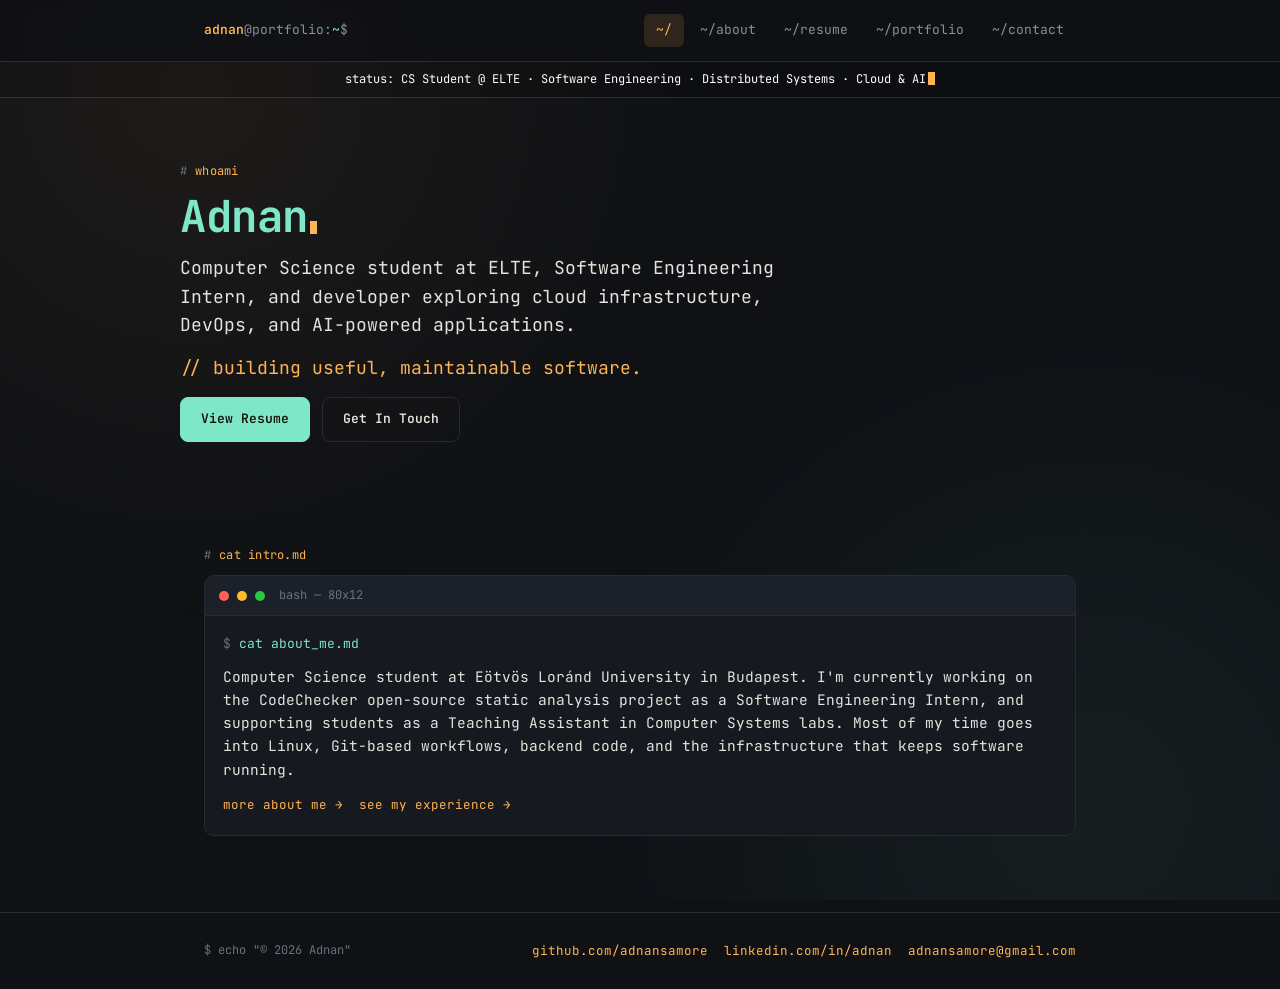
<file: index.html>
<!DOCTYPE html>
<html lang="en">
<head>
<meta charset="UTF-8">
<meta name="viewport" content="width=device-width, initial-scale=1.0">
<title>Adnan | Portfolio</title>
<meta name="description" content="Adnan, Computer Science student at ELTE in Budapest and software developer interested in software engineering, DevOps, cloud infrastructure and AI engineering.">
<meta name="author" content="Adnan">
<meta name="theme-color" content="#0f1115">
<meta property="og:type" content="website">
<meta property="og:title" content="Adnan | Portfolio">
<meta property="og:description" content="Adnan, Computer Science student at ELTE in Budapest and software developer interested in software engineering, DevOps, cloud infrastructure and AI engineering.">
<meta name="twitter:card" content="summary">
<meta name="twitter:title" content="Adnan | Portfolio">
<meta name="twitter:description" content="Adnan, Computer Science student at ELTE in Budapest and software developer interested in software engineering, DevOps, cloud infrastructure and AI engineering.">
<link rel="icon" type="image/svg+xml" href="data:image/svg+xml,%3Csvg xmlns='http://www.w3.org/2000/svg' viewBox='0 0 32 32'%3E%3Crect width='32' height='32' rx='6' fill='%230f1115'/%3E%3Cpath d='M8 10l6 6-6 6' fill='none' stroke='%237ee7c7' stroke-width='2.6' stroke-linecap='round' stroke-linejoin='round'/%3E%3Crect x='16' y='20' width='9' height='2.6' rx='1' fill='%23ffb454'/%3E%3C/svg%3E">
<link rel="preconnect" href="https://fonts.googleapis.com">
<link rel="preconnect" href="https://fonts.gstatic.com" crossorigin>
<link href="https://fonts.googleapis.com/css2?family=JetBrains+Mono:wght@400;500;600;700&display=swap" rel="stylesheet">
<link rel="stylesheet" href="assets/css/styles.css">
</head>
<body>

<a class="skip-link" href="#main">skip to content</a>

<header class="shellbar">
  <div class="shellbar-inner">
    <a class="prompt" href="index.html" aria-label="Adnan, home"><b>adnan</b>@portfolio:<span style="color:var(--accent-2)">~</span>$</a>
    <button class="navtoggle" type="button" aria-label="Toggle navigation" aria-expanded="false" aria-controls="site-nav">menu</button>
    <nav class="navlinks" id="site-nav" aria-label="Main"><a href="index.html" class="active" aria-current="page">~/</a><a href="about.html">~/about</a><a href="resume.html">~/resume</a><a href="portfolio.html">~/portfolio</a><a href="contact.html">~/contact</a></nav>
  </div>
</header>

<div class="ribbon">status: CS Student @ ELTE · Software Engineering · Distributed Systems · Cloud & AI<span class="cursor" aria-hidden="true"></span></div>

<main id="main">
<div class="wrap hero">
  <div class="hero-solo">
    <div class="eyebrow">whoami</div>
    <h1 id="typed-name"><span style="color: var(--accent-2);" data-type>Adnan</span></h1>
    <p class="lede">Computer Science student at ELTE, Software Engineering Intern, and developer exploring cloud infrastructure, DevOps, and AI-powered applications.</p>
    <p class="lede"><span style="color: var(--accent);">// building useful, maintainable software.</span></p>
    <div class="cta-row">
      <a href="resume.html" class="btn primary green">View Resume</a>
      <a href="contact.html" class="btn">Get In Touch</a>
    </div>
  </div>
</div>

<section>
  <div class="wrap">
    <div class="eyebrow">cat intro.md</div>
    <div class="term">
      <div class="term-bar" aria-hidden="true">
        <span class="term-dot r"></span><span class="term-dot y"></span><span class="term-dot g"></span>
        <span class="term-title">bash — 80x12</span>
      </div>
      <div class="term-body">
        <div class="term-cmd">cat about_me.md</div>
        <p style="color:var(--text)">Computer Science student at Eötvös Loránd University in Budapest. I'm currently working on the CodeChecker open-source static analysis project as a Software Engineering Intern, and supporting students as a Teaching Assistant in Computer Systems labs. Most of my time goes into Linux, Git-based workflows, backend code, and the infrastructure that keeps software running.</p>
        <div class="term-links">
          <a href="about.html">more about me →</a>
          <a href="resume.html">see my experience →</a>
        </div>
      </div>
    </div>
  </div>
</section>
</main>

<footer>
  <div class="wrap footer-inner">
    <div class="footer-prompt">$ echo "© 2026 Adnan"</div>
    <div class="footer-links">
      <a href="https://github.com/adnansamore" target="_blank" rel="noopener noreferrer">github.com/adnansamore</a>
      <a href="https://www.linkedin.com/in/adnan-6b332b247" target="_blank" rel="noopener noreferrer">linkedin.com/in/adnan</a>
      <a href="mailto:adnansamore@gmail.com">adnansamore@gmail.com</a>
    </div>
  </div>
</footer>

<script src="assets/js/site.js"></script>
</body>
</html>
</file>
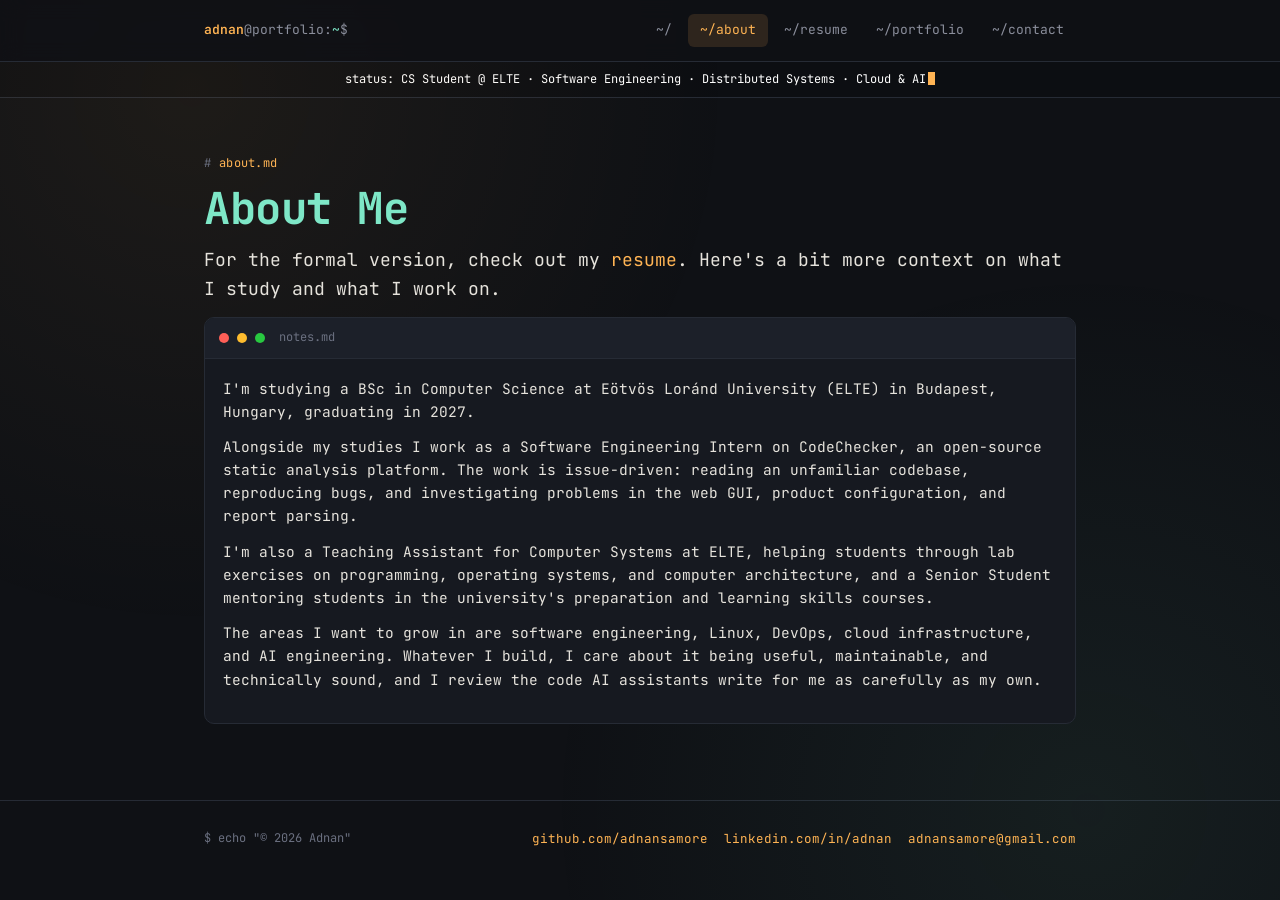
<file: about.html>
<!DOCTYPE html>
<html lang="en">
<head>
<meta charset="UTF-8">
<meta name="viewport" content="width=device-width, initial-scale=1.0">
<title>About | Adnan</title>
<meta name="description" content="Adnan, Computer Science student at ELTE in Budapest and software developer interested in software engineering, DevOps, cloud infrastructure and AI engineering.">
<meta name="author" content="Adnan">
<meta name="theme-color" content="#0f1115">
<meta property="og:type" content="website">
<meta property="og:title" content="About | Adnan">
<meta property="og:description" content="Adnan, Computer Science student at ELTE in Budapest and software developer interested in software engineering, DevOps, cloud infrastructure and AI engineering.">
<meta name="twitter:card" content="summary">
<meta name="twitter:title" content="About | Adnan">
<meta name="twitter:description" content="Adnan, Computer Science student at ELTE in Budapest and software developer interested in software engineering, DevOps, cloud infrastructure and AI engineering.">
<link rel="icon" type="image/svg+xml" href="data:image/svg+xml,%3Csvg xmlns='http://www.w3.org/2000/svg' viewBox='0 0 32 32'%3E%3Crect width='32' height='32' rx='6' fill='%230f1115'/%3E%3Cpath d='M8 10l6 6-6 6' fill='none' stroke='%237ee7c7' stroke-width='2.6' stroke-linecap='round' stroke-linejoin='round'/%3E%3Crect x='16' y='20' width='9' height='2.6' rx='1' fill='%23ffb454'/%3E%3C/svg%3E">
<link rel="preconnect" href="https://fonts.googleapis.com">
<link rel="preconnect" href="https://fonts.gstatic.com" crossorigin>
<link href="https://fonts.googleapis.com/css2?family=JetBrains+Mono:wght@400;500;600;700&display=swap" rel="stylesheet">
<link rel="stylesheet" href="assets/css/styles.css">
</head>
<body>

<a class="skip-link" href="#main">skip to content</a>

<header class="shellbar">
  <div class="shellbar-inner">
    <a class="prompt" href="index.html" aria-label="Adnan, home"><b>adnan</b>@portfolio:<span style="color:var(--accent-2)">~</span>$</a>
    <button class="navtoggle" type="button" aria-label="Toggle navigation" aria-expanded="false" aria-controls="site-nav">menu</button>
    <nav class="navlinks" id="site-nav" aria-label="Main"><a href="index.html">~/</a><a href="about.html" class="active" aria-current="page">~/about</a><a href="resume.html">~/resume</a><a href="portfolio.html">~/portfolio</a><a href="contact.html">~/contact</a></nav>
  </div>
</header>

<div class="ribbon">status: CS Student @ ELTE · Software Engineering · Distributed Systems · Cloud & AI<span class="cursor" aria-hidden="true"></span></div>

<main id="main">
<section style="padding-top:56px;">
  <div class="wrap">
    <div class="eyebrow">about.md</div>
    <h1 style="color:var(--accent-2);">About Me</h1>
    <p class="lede">For the formal version, check out my <a href="resume.html">resume</a>. Here's a bit more context on what I study and what I work on.</p>

    <div class="term">
      <div class="term-bar" aria-hidden="true">
        <span class="term-dot r"></span><span class="term-dot y"></span><span class="term-dot g"></span>
        <span class="term-title">notes.md</span>
      </div>
      <div class="term-body">
        <p style="color:var(--text)">I'm studying a BSc in Computer Science at Eötvös Loránd University (ELTE) in Budapest, Hungary, graduating in 2027.</p>
        <p style="color:var(--text)">Alongside my studies I work as a Software Engineering Intern on CodeChecker, an open-source static analysis platform. The work is issue-driven: reading an unfamiliar codebase, reproducing bugs, and investigating problems in the web GUI, product configuration, and report parsing.</p>
        <p style="color:var(--text)">I'm also a Teaching Assistant for Computer Systems at ELTE, helping students through lab exercises on programming, operating systems, and computer architecture, and a Senior Student mentoring students in the university's preparation and learning skills courses.</p>
        <p style="color:var(--text)">The areas I want to grow in are software engineering, Linux, DevOps, cloud infrastructure, and AI engineering. Whatever I build, I care about it being useful, maintainable, and technically sound, and I review the code AI assistants write for me as carefully as my own.</p>
      </div>
    </div>
  </div>
</section>
</main>

<footer>
  <div class="wrap footer-inner">
    <div class="footer-prompt">$ echo "© 2026 Adnan"</div>
    <div class="footer-links">
      <a href="https://github.com/adnansamore" target="_blank" rel="noopener noreferrer">github.com/adnansamore</a>
      <a href="https://www.linkedin.com/in/adnan-6b332b247/" target="_blank" rel="noopener noreferrer">linkedin.com/in/adnan</a>
      <a href="mailto:adnansamore@gmail.com">adnansamore@gmail.com</a>
    </div>
  </div>
</footer>

<script src="assets/js/site.js"></script>
</body>
</html>
</file>
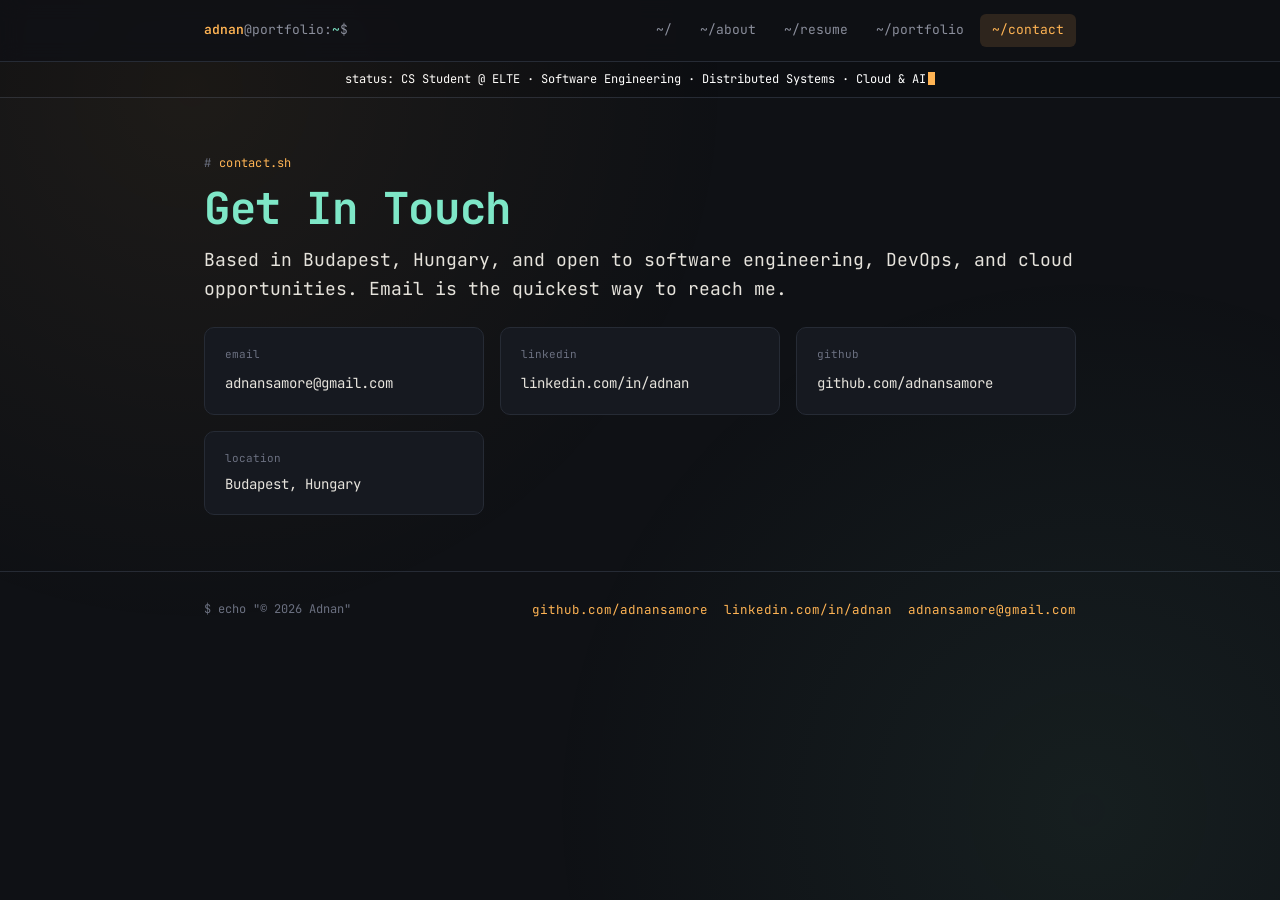
<file: contact.html>
<!DOCTYPE html>
<html lang="en">
<head>
<meta charset="UTF-8">
<meta name="viewport" content="width=device-width, initial-scale=1.0">
<title>Contact | Adnan</title>
<meta name="description" content="Adnan, Computer Science student at ELTE in Budapest and software developer interested in software engineering, DevOps, cloud infrastructure and AI engineering.">
<meta name="author" content="Adnan">
<meta name="theme-color" content="#0f1115">
<meta property="og:type" content="website">
<meta property="og:title" content="Contact | Adnan">
<meta property="og:description" content="Adnan, Computer Science student at ELTE in Budapest and software developer interested in software engineering, DevOps, cloud infrastructure and AI engineering.">
<meta name="twitter:card" content="summary">
<meta name="twitter:title" content="Contact | Adnan">
<meta name="twitter:description" content="Adnan, Computer Science student at ELTE in Budapest and software developer interested in software engineering, DevOps, cloud infrastructure and AI engineering.">
<link rel="icon" type="image/svg+xml" href="data:image/svg+xml,%3Csvg xmlns='http://www.w3.org/2000/svg' viewBox='0 0 32 32'%3E%3Crect width='32' height='32' rx='6' fill='%230f1115'/%3E%3Cpath d='M8 10l6 6-6 6' fill='none' stroke='%237ee7c7' stroke-width='2.6' stroke-linecap='round' stroke-linejoin='round'/%3E%3Crect x='16' y='20' width='9' height='2.6' rx='1' fill='%23ffb454'/%3E%3C/svg%3E">
<link rel="preconnect" href="https://fonts.googleapis.com">
<link rel="preconnect" href="https://fonts.gstatic.com" crossorigin>
<link href="https://fonts.googleapis.com/css2?family=JetBrains+Mono:wght@400;500;600;700&display=swap" rel="stylesheet">
<link rel="stylesheet" href="assets/css/styles.css">
</head>
<body>

<a class="skip-link" href="#main">skip to content</a>

<header class="shellbar">
  <div class="shellbar-inner">
    <a class="prompt" href="index.html" aria-label="Adnan, home"><b>adnan</b>@portfolio:<span style="color:var(--accent-2)">~</span>$</a>
    <button class="navtoggle" type="button" aria-label="Toggle navigation" aria-expanded="false" aria-controls="site-nav">menu</button>
    <nav class="navlinks" id="site-nav" aria-label="Main"><a href="index.html">~/</a><a href="about.html">~/about</a><a href="resume.html">~/resume</a><a href="portfolio.html">~/portfolio</a><a href="contact.html" class="active" aria-current="page">~/contact</a></nav>
  </div>
</header>

<div class="ribbon">status: CS Student @ ELTE · Software Engineering · Distributed Systems · Cloud & AI<span class="cursor" aria-hidden="true"></span></div>

<main id="main">
<section style="padding-top:56px;">
  <div class="wrap">
    <div class="eyebrow">contact.sh</div>
    <h1 style="color:var(--accent-2);">Get In Touch</h1>
    <p class="lede">Based in Budapest, Hungary, and open to software engineering, DevOps, and cloud opportunities. Email is the quickest way to reach me.</p>

    <div class="contact-grid">
      <div class="contact-card">
        <div class="k">email</div>
        <a class="v" href="mailto:adnansamore@gmail.com" aria-label="Email Adnan at adnansamore@gmail.com">adnansamore@gmail.com</a>
      </div>
      <div class="contact-card">
        <div class="k">linkedin</div>
        <a class="v" href="https://www.linkedin.com/in/adnan-6b332b247/" target="_blank" rel="noopener noreferrer" aria-label="Adnan on LinkedIn (opens in a new tab)">linkedin.com/in/adnan</a>
      </div>
      <div class="contact-card">
        <div class="k">github</div>
        <a class="v" href="https://github.com/adnansamore" target="_blank" rel="noopener noreferrer" aria-label="Adnan on GitHub (opens in a new tab)">github.com/adnansamore</a>
      </div>
      <div class="contact-card">
        <div class="k">location</div>
        <div class="v">Budapest, Hungary</div>
      </div>
    </div>
  </div>
</section>
</main>

<footer>
  <div class="wrap footer-inner">
    <div class="footer-prompt">$ echo "© 2026 Adnan"</div>
    <div class="footer-links">
      <a href="https://github.com/adnansamore" target="_blank" rel="noopener noreferrer">github.com/adnansamore</a>
      <a href="https://www.linkedin.com/in/adnan-6b332b247/" target="_blank" rel="noopener noreferrer">linkedin.com/in/adnan</a>
      <a href="mailto:adnansamore@gmail.com">adnansamore@gmail.com</a>
    </div>
  </div>
</footer>

<script src="assets/js/site.js"></script>
</body>
</html>
</file>
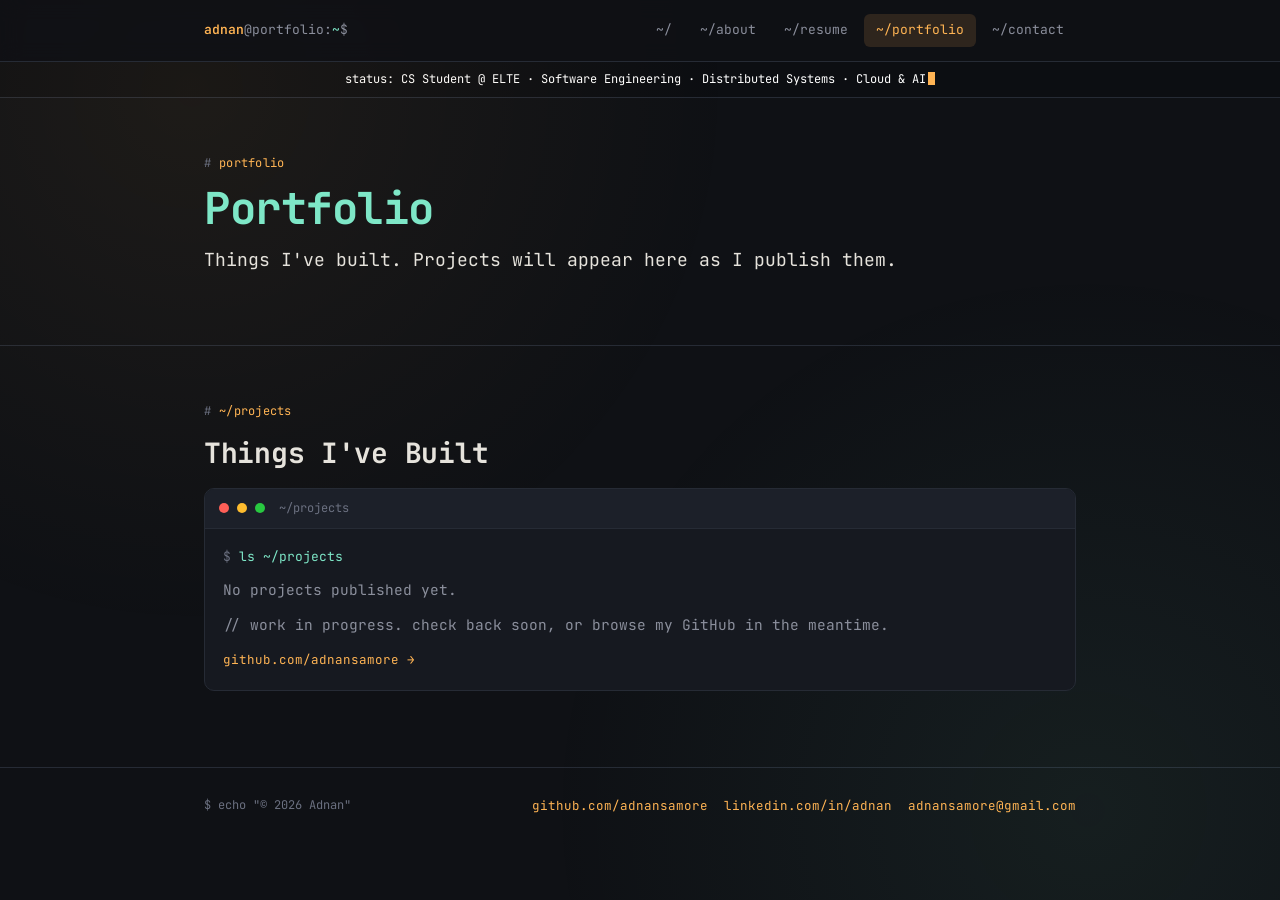
<file: portfolio.html>
<!DOCTYPE html>
<html lang="en">
<head>
<meta charset="UTF-8">
<meta name="viewport" content="width=device-width, initial-scale=1.0">
<title>Portfolio | Adnan</title>
<meta name="description" content="Adnan, Computer Science student at ELTE in Budapest and software developer interested in software engineering, DevOps, cloud infrastructure and AI engineering.">
<meta name="author" content="Adnan">
<meta name="theme-color" content="#0f1115">
<meta property="og:type" content="website">
<meta property="og:title" content="Portfolio | Adnan">
<meta property="og:description" content="Adnan, Computer Science student at ELTE in Budapest and software developer interested in software engineering, DevOps, cloud infrastructure and AI engineering.">
<meta name="twitter:card" content="summary">
<meta name="twitter:title" content="Portfolio | Adnan">
<meta name="twitter:description" content="Adnan, Computer Science student at ELTE in Budapest and software developer interested in software engineering, DevOps, cloud infrastructure and AI engineering.">
<link rel="icon" type="image/svg+xml" href="data:image/svg+xml,%3Csvg xmlns='http://www.w3.org/2000/svg' viewBox='0 0 32 32'%3E%3Crect width='32' height='32' rx='6' fill='%230f1115'/%3E%3Cpath d='M8 10l6 6-6 6' fill='none' stroke='%237ee7c7' stroke-width='2.6' stroke-linecap='round' stroke-linejoin='round'/%3E%3Crect x='16' y='20' width='9' height='2.6' rx='1' fill='%23ffb454'/%3E%3C/svg%3E">
<link rel="preconnect" href="https://fonts.googleapis.com">
<link rel="preconnect" href="https://fonts.gstatic.com" crossorigin>
<link href="https://fonts.googleapis.com/css2?family=JetBrains+Mono:wght@400;500;600;700&display=swap" rel="stylesheet">
<link rel="stylesheet" href="assets/css/styles.css">
</head>
<body>

<a class="skip-link" href="#main">skip to content</a>

<header class="shellbar">
  <div class="shellbar-inner">
    <a class="prompt" href="index.html" aria-label="Adnan, home"><b>adnan</b>@portfolio:<span style="color:var(--accent-2)">~</span>$</a>
    <button class="navtoggle" type="button" aria-label="Toggle navigation" aria-expanded="false" aria-controls="site-nav">menu</button>
    <nav class="navlinks" id="site-nav" aria-label="Main"><a href="index.html">~/</a><a href="about.html">~/about</a><a href="resume.html">~/resume</a><a href="portfolio.html" class="active" aria-current="page">~/portfolio</a><a href="contact.html">~/contact</a></nav>
  </div>
</header>

<div class="ribbon">status: CS Student @ ELTE · Software Engineering · Distributed Systems · Cloud & AI<span class="cursor" aria-hidden="true"></span></div>

<main id="main">
<section style="padding-top:56px;">
  <div class="wrap">
    <div class="eyebrow">portfolio</div>
    <h1 style="color:var(--accent-2);">Portfolio</h1>
    <p class="lede">Things I've built. Projects will appear here as I publish them.</p>
  </div>
</section>

<section id="projects">
  <div class="wrap">
    <div class="eyebrow">~/projects</div>
    <h2>Things I've Built</h2>
    <div id="project-list">
      <noscript><p class="term-empty">No projects published yet.</p></noscript>
    </div>
  </div>
</section>
</main>

<footer>
  <div class="wrap footer-inner">
    <div class="footer-prompt">$ echo "© 2026 Adnan"</div>
    <div class="footer-links">
      <a href="https://github.com/adnansamore" target="_blank" rel="noopener noreferrer">github.com/adnansamore</a>
      <a href="https://www.linkedin.com/in/adnan-6b332b247/" target="_blank" rel="noopener noreferrer">linkedin.com/in/adnan</a>
      <a href="mailto:adnansamore@gmail.com">adnansamore@gmail.com</a>
    </div>
  </div>
</footer>

<script src="assets/js/site.js"></script>
<script src="assets/js/projects.js"></script>
</body>
</html>
</file>
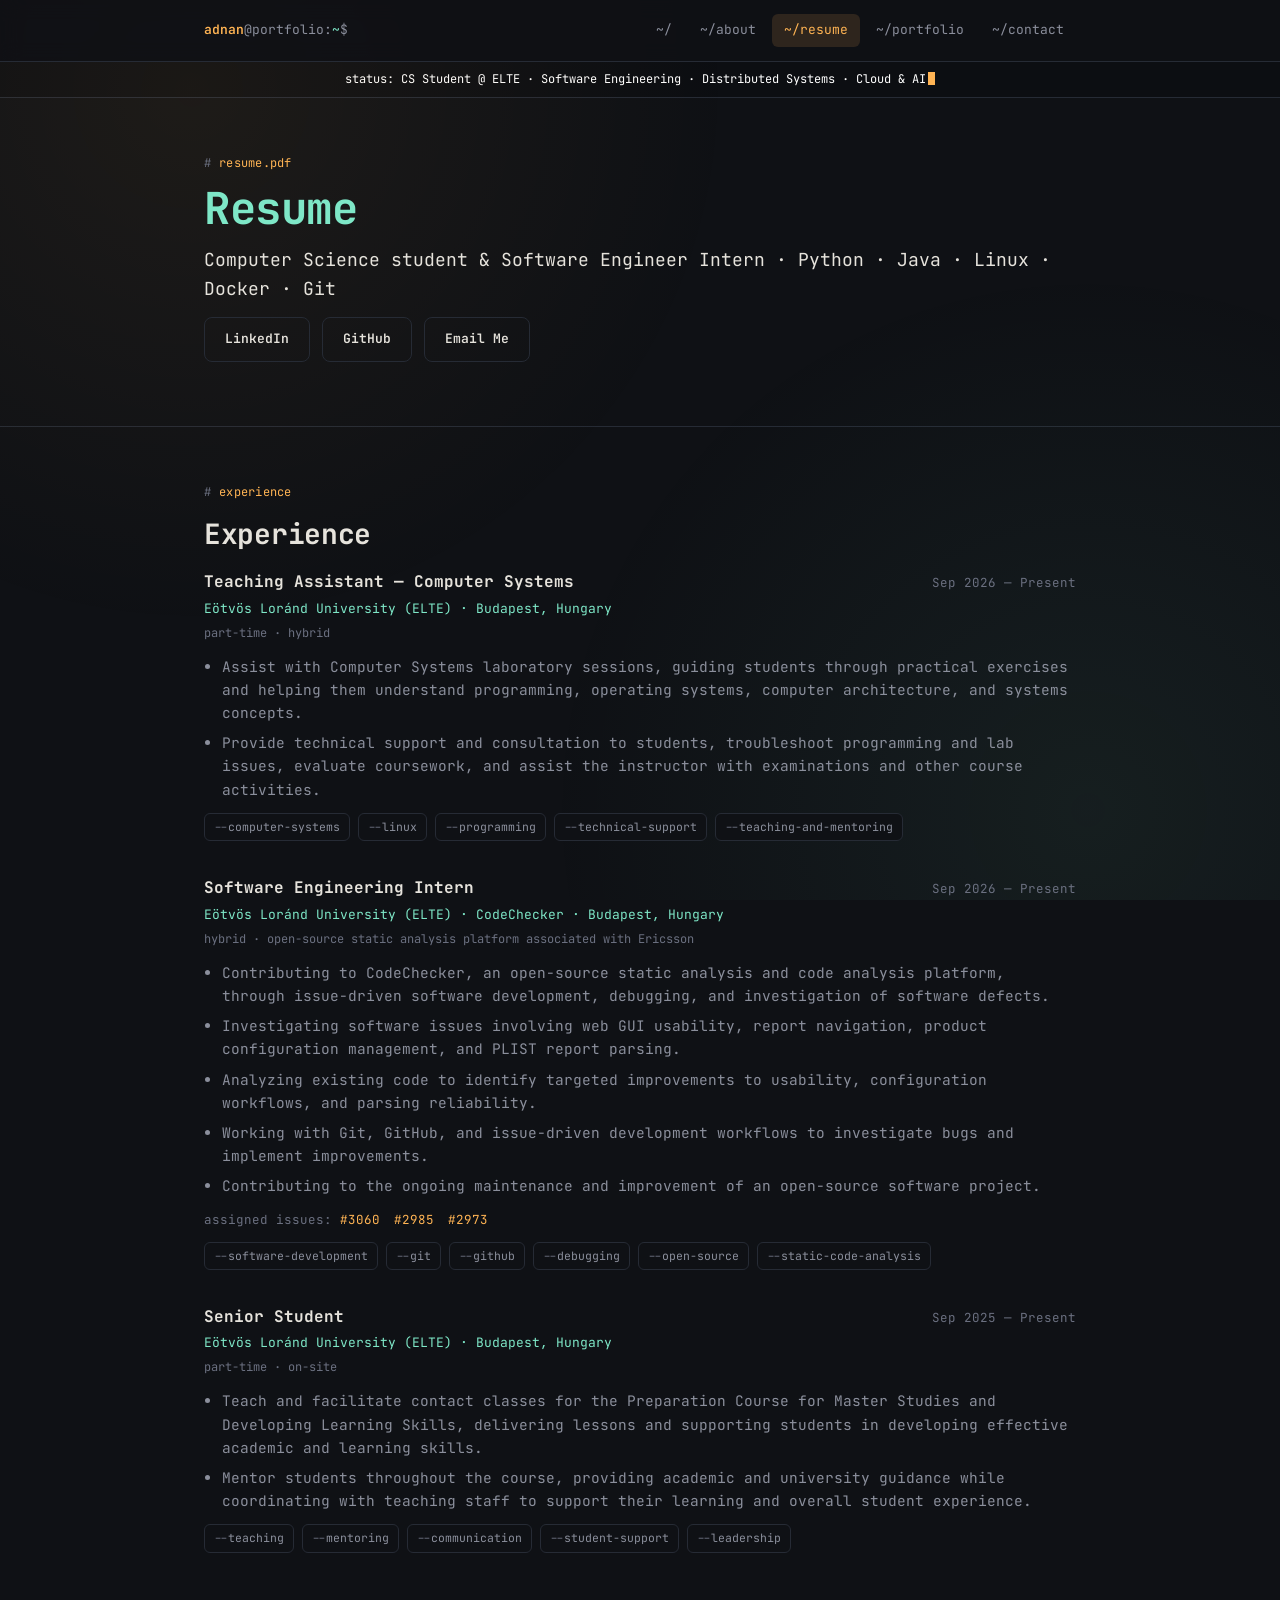
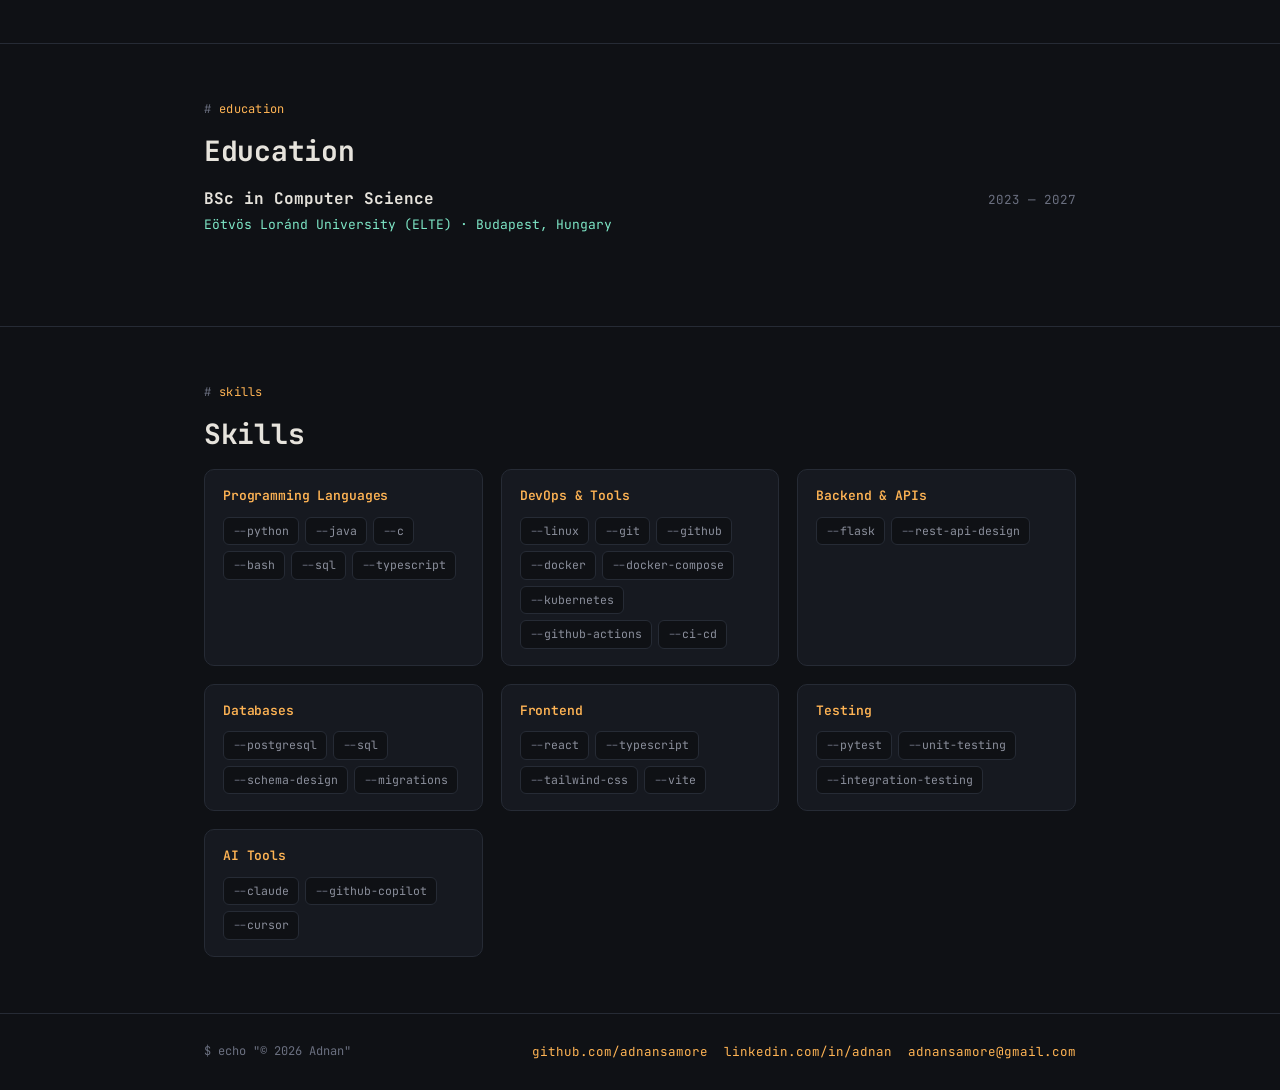
<file: resume.html>
<!DOCTYPE html>
<html lang="en">
<head>
<meta charset="UTF-8">
<meta name="viewport" content="width=device-width, initial-scale=1.0">
<title>Resume | Adnan</title>
<meta name="description" content="Adnan, Computer Science student at ELTE in Budapest and software developer interested in software engineering, DevOps, cloud infrastructure and AI engineering.">
<meta name="author" content="Adnan">
<meta name="theme-color" content="#0f1115">
<meta property="og:type" content="website">
<meta property="og:title" content="Resume | Adnan">
<meta property="og:description" content="Adnan, Computer Science student at ELTE in Budapest and software developer interested in software engineering, DevOps, cloud infrastructure and AI engineering.">
<meta name="twitter:card" content="summary">
<meta name="twitter:title" content="Resume | Adnan">
<meta name="twitter:description" content="Adnan, Computer Science student at ELTE in Budapest and software developer interested in software engineering, DevOps, cloud infrastructure and AI engineering.">
<link rel="icon" type="image/svg+xml" href="data:image/svg+xml,%3Csvg xmlns='http://www.w3.org/2000/svg' viewBox='0 0 32 32'%3E%3Crect width='32' height='32' rx='6' fill='%230f1115'/%3E%3Cpath d='M8 10l6 6-6 6' fill='none' stroke='%237ee7c7' stroke-width='2.6' stroke-linecap='round' stroke-linejoin='round'/%3E%3Crect x='16' y='20' width='9' height='2.6' rx='1' fill='%23ffb454'/%3E%3C/svg%3E">
<link rel="preconnect" href="https://fonts.googleapis.com">
<link rel="preconnect" href="https://fonts.gstatic.com" crossorigin>
<link href="https://fonts.googleapis.com/css2?family=JetBrains+Mono:wght@400;500;600;700&display=swap" rel="stylesheet">
<link rel="stylesheet" href="assets/css/styles.css">
</head>
<body>

<a class="skip-link" href="#main">skip to content</a>

<header class="shellbar">
  <div class="shellbar-inner">
    <a class="prompt" href="index.html" aria-label="Adnan, home"><b>adnan</b>@portfolio:<span style="color:var(--accent-2)">~</span>$</a>
    <button class="navtoggle" type="button" aria-label="Toggle navigation" aria-expanded="false" aria-controls="site-nav">menu</button>
    <nav class="navlinks" id="site-nav" aria-label="Main"><a href="index.html">~/</a><a href="about.html">~/about</a><a href="resume.html" class="active" aria-current="page">~/resume</a><a href="portfolio.html">~/portfolio</a><a href="contact.html">~/contact</a></nav>
  </div>
</header>

<div class="ribbon">status: CS Student @ ELTE · Software Engineering · Distributed Systems · Cloud & AI<span class="cursor" aria-hidden="true"></span></div>

<main id="main">
<section style="padding-top:56px;">
  <div class="wrap">
    <div class="eyebrow">resume.pdf</div>
    <h1 style="color:var(--accent-2);">Resume</h1>
    <p class="lede">Computer Science student &amp; Software Engineer Intern · Python · Java · Linux · Docker · Git</p>
    <div class="cta-row" style="margin-bottom:8px;">
      <a href="https://www.linkedin.com/in/adnan-6b332b247" class="btn" target="_blank" rel="noopener noreferrer">LinkedIn</a>
      <a href="https://github.com/adnansamore" class="btn" target="_blank" rel="noopener noreferrer">GitHub</a>
      <a href="mailto:adnansamore@gmail.com" class="btn">Email Me</a>
    </div>
  </div>
</section>

<section>
  <div class="wrap">
    <div class="eyebrow">experience</div>
    <h2>Experience</h2>

    <div class="entry">
      <div class="entry-head">
        <div class="entry-role">Teaching Assistant — Computer Systems</div>
        <div class="entry-date">Sep 2026 — Present</div>
      </div>
      <div class="entry-org"><a href="https://www.linkedin.com/school/15140770/" target="_blank" rel="noopener noreferrer">Eötvös Loránd University (ELTE)</a> · Budapest, Hungary</div>
      <div class="entry-meta">part-time · hybrid</div>
      <ul>
        <li>Assist with Computer Systems laboratory sessions, guiding students through practical exercises and helping them understand programming, operating systems, computer architecture, and systems concepts.</li>
        <li>Provide technical support and consultation to students, troubleshoot programming and lab issues, evaluate coursework, and assist the instructor with examinations and other course activities.</li>
      </ul>
      <div class="tags"><span class="tag">computer-systems</span><span class="tag">linux</span><span class="tag">programming</span><span class="tag">technical-support</span><span class="tag">teaching-and-mentoring</span></div>
    </div>

    <div class="entry">
      <div class="entry-head">
        <div class="entry-role">Software Engineering Intern</div>
        <div class="entry-date">Sep 2026 — Present</div>
      </div>
      <div class="entry-org">Eötvös Loránd University (ELTE) · <a href="https://github.com/Ericsson/codechecker" target="_blank" rel="noopener noreferrer">CodeChecker</a> · Budapest, Hungary</div>
      <div class="entry-meta">hybrid · open-source static analysis platform associated with Ericsson</div>
      <ul>
        <li>Contributing to CodeChecker, an open-source static analysis and code analysis platform, through issue-driven software development, debugging, and investigation of software defects.</li>
        <li>Investigating software issues involving web GUI usability, report navigation, product configuration management, and PLIST report parsing.</li>
        <li>Analyzing existing code to identify targeted improvements to usability, configuration workflows, and parsing reliability.</li>
        <li>Working with Git, GitHub, and issue-driven development workflows to investigate bugs and implement improvements.</li>
        <li>Contributing to the ongoing maintenance and improvement of an open-source software project.</li>
      </ul>
      <p class="entry-refs">assigned issues: <a href="https://github.com/Ericsson/codechecker/issues/3060" target="_blank" rel="noopener noreferrer">#3060</a><a href="https://github.com/Ericsson/codechecker/issues/2985" target="_blank" rel="noopener noreferrer">#2985</a><a href="https://github.com/Ericsson/codechecker/issues/2973" target="_blank" rel="noopener noreferrer">#2973</a></p>
      <div class="tags"><span class="tag">software-development</span><span class="tag">git</span><span class="tag">github</span><span class="tag">debugging</span><span class="tag">open-source</span><span class="tag">static-code-analysis</span></div>
    </div>

    <div class="entry">
      <div class="entry-head">
        <div class="entry-role">Senior Student</div>
        <div class="entry-date">Sep 2025 — Present</div>
      </div>
      <div class="entry-org">Eötvös Loránd University (ELTE) · Budapest, Hungary</div>
      <div class="entry-meta">part-time · on-site</div>
      <ul>
        <li>Teach and facilitate contact classes for the Preparation Course for Master Studies and Developing Learning Skills, delivering lessons and supporting students in developing effective academic and learning skills.</li>
        <li>Mentor students throughout the course, providing academic and university guidance while coordinating with teaching staff to support their learning and overall student experience.</li>
      </ul>
      <div class="tags"><span class="tag">teaching</span><span class="tag">mentoring</span><span class="tag">communication</span><span class="tag">student-support</span><span class="tag">leadership</span></div>
    </div>
  </div>
</section>

<section>
  <div class="wrap">
    <div class="eyebrow">education</div>
    <h2>Education</h2>
    <div class="entry">
      <div class="entry-head">
        <div class="entry-role">BSc in Computer Science</div>
        <div class="entry-date">2023 — 2027</div>
      </div>
      <div class="entry-org"><a href="https://www.elte.hu/en/" target="_blank" rel="noopener noreferrer">Eötvös Loránd University (ELTE)</a> · Budapest, Hungary</div>
    </div>
  </div>
</section>

<section>
  <div class="wrap">
    <div class="eyebrow">skills</div>
    <h2>Skills</h2>
    <div class="skillgrid">
      <div class="skillcat">
        <h3>Programming Languages</h3>
        <div class="tags">
          <span class="tag">python</span><span class="tag">java</span><span class="tag">c</span><span class="tag">bash</span><span class="tag">sql</span><span class="tag">typescript</span>
        </div>
      </div>
      <div class="skillcat">
        <h3>DevOps &amp; Tools</h3>
        <div class="tags">
          <span class="tag">linux</span><span class="tag">git</span><span class="tag">github</span><span class="tag">docker</span><span class="tag">docker-compose</span><span class="tag">kubernetes</span><span class="tag">github-actions</span><span class="tag">ci-cd</span>
        </div>
      </div>
      <div class="skillcat">
        <h3>Backend &amp; APIs</h3>
        <div class="tags">
          <span class="tag">flask</span><span class="tag">rest-api-design</span>
        </div>
      </div>
      <div class="skillcat">
        <h3>Databases</h3>
        <div class="tags">
          <span class="tag">postgresql</span><span class="tag">sql</span><span class="tag">schema-design</span><span class="tag">migrations</span>
        </div>
      </div>
      <div class="skillcat">
        <h3>Frontend</h3>
        <div class="tags">
          <span class="tag">react</span><span class="tag">typescript</span><span class="tag">tailwind-css</span><span class="tag">vite</span>
        </div>
      </div>
      <div class="skillcat">
        <h3>Testing</h3>
        <div class="tags">
          <span class="tag">pytest</span><span class="tag">unit-testing</span><span class="tag">integration-testing</span>
        </div>
      </div>
      <div class="skillcat">
        <h3>AI Tools</h3>
        <div class="tags">
          <span class="tag">claude</span><span class="tag">github-copilot</span><span class="tag">cursor</span>
        </div>
      </div>
    </div>
  </div>
</section>
</main>

<footer>
  <div class="wrap footer-inner">
    <div class="footer-prompt">$ echo "© 2026 Adnan"</div>
    <div class="footer-links">
      <a href="https://github.com/adnansamore" target="_blank" rel="noopener noreferrer">github.com/adnansamore</a>
      <a href="https://www.linkedin.com/in/adnan-6b332b247/" target="_blank" rel="noopener noreferrer">linkedin.com/in/adnan</a>
      <a href="mailto:adnansamore@gmail.com">adnansamore@gmail.com</a>
    </div>
  </div>
</footer>

<script src="assets/js/site.js"></script>
</body>
</html>
</file>
<file: assets/css/styles.css>
:root{
  --bg:#0f1115;
  --bg-raise:#161920;
  --bg-raise-2:#1c2029;
  --border:#262b35;
  --text:#e6e3dc;
  --text-dim:#8b8f9c;
  --text-dimmer:#6b7080;
  --accent:#ffb454;
  --accent-soft:#ffb45422;
  --accent-2:#7ee7c7;
  --danger:#ff6b6b;
  --yellow:#f0c674;
  --green:#7ee7c7;
  --radius:10px;
  --mono: 'JetBrains Mono', 'SFMono-Regular', Consolas, monospace;
  --sans: 'JetBrains Mono', 'SFMono-Regular', Consolas, monospace;
}
*{box-sizing:border-box;}
html{scroll-behavior:smooth;}
body{
  margin:0;
  background:var(--bg);
  color:var(--text);
  font-family:var(--sans);
  line-height:1.6;
  -webkit-font-smoothing:antialiased;
}
body::before{
  content:"";
  position:fixed; inset:0;
  background-image:
    radial-gradient(circle at 15% 10%, #ffb45410 0%, transparent 40%),
    radial-gradient(circle at 85% 90%, #7ee7c710 0%, transparent 40%);
  pointer-events:none;
  z-index:0;
}
a{color:var(--accent); text-decoration:none;}
a:hover{text-decoration:underline;}
a:focus-visible, button:focus-visible, summary:focus-visible{outline:2px solid var(--accent); outline-offset:3px; border-radius:4px;}
::selection{background:var(--accent); color:#0f1115;}

.wrap{max-width:920px; margin:0 auto; padding:0 24px; position:relative; z-index:1;}

/* ---- shell bar (nav) ---- */
.shellbar{
  position:sticky; top:0; z-index:50;
  background:rgba(15,17,21,0.88);
  backdrop-filter:blur(10px);
  border-bottom:1px solid var(--border);
}
.shellbar-inner{
  max-width:920px; margin:0 auto; padding:14px 24px;
  display:flex; align-items:center; justify-content:space-between; gap:16px;
}
.prompt{
  font-family:var(--mono); font-size:13px; color:var(--text-dim);
  white-space:nowrap;
}
.prompt b{color:var(--accent); font-weight:600;}
.navlinks{display:flex; gap:4px; flex-wrap:wrap;}
.navlinks a{
  font-family:var(--mono); font-size:13px; color:var(--text-dim);
  padding:6px 12px; border-radius:6px; transition:all .15s ease;
}
.navlinks a:hover{color:var(--text); background:var(--bg-raise); text-decoration:none;}
.navlinks a.active{color:var(--accent); background:var(--accent-soft);}
.navtoggle{display:none; background:none; border:1px solid var(--border); color:var(--text); border-radius:6px; padding:6px 10px; font-family:var(--mono); cursor:pointer;}

/* ---- status ribbon ---- */
.ribbon{
  font-family:var(--mono); font-size:12px; color:#ffffff;
  text-align:center; padding:8px 16px; border-bottom:1px solid var(--border);
  background:#0c0e12;
}
.cursor{display:inline-block; width:7px; height:13px; background:var(--accent); margin-left:2px; vertical-align:-2px; animation:blink 1s steps(1) infinite;}
@keyframes blink{50%{opacity:0;}}

section{padding:56px 0;}
section + section{border-top:1px solid var(--border);}
.eyebrow{
  font-family:var(--mono); font-size:12px; color:var(--accent);
  text-transform:lowercase; letter-spacing:.02em; margin:0 0 10px;
  display:flex; align-items:center; gap:8px;
}
.eyebrow::before{content:"#"; color:var(--text-dimmer);}
h1,h2,h3{font-family:var(--sans); font-weight:700; letter-spacing:-0.01em; margin:0 0 12px;}
h1{font-size:clamp(28px,5vw,44px); line-height:1.15;}
h2{font-size:clamp(22px,3.4vw,28px);}
h3{font-size:17px; font-family:var(--mono); font-weight:600;}
p{color:var(--text-dim); margin:0 0 14px;}
.lede{font-size:18px; color:var(--text);}

/* ---- hero ---- */
.hero{padding:64px 0 48px; border-top:none;}
.hero-solo{max-width:640px;}
.badges{list-style:none; padding:0; margin:22px 0 28px; display:flex; flex-direction:column; gap:10px;}
.badges li{font-size:14.5px; color:var(--text-dim); display:flex; gap:10px; align-items:flex-start;}
.badges li span.ico{flex-shrink:0;}
.cta-row{display:flex; gap:12px; flex-wrap:wrap;}
.btn{
  font-family:var(--mono); font-size:13px; font-weight:600;
  padding:11px 20px; border-radius:8px; border:1px solid var(--border);
  color:var(--text); transition:all .15s ease; display:inline-block;
}
.btn:hover{text-decoration:none; border-color:var(--accent); color:var(--accent);}
.btn.primary{background:var(--accent); color:#14120c; border-color:var(--accent);}
.btn.primary:hover{color:#14120c; opacity:.88;}
.btn.primary.green{
  background:var(--accent-2);
  border-color:var(--accent-2);
  color:#14120c;
}
.btn.primary.green:hover{
  color:#14120c;
  opacity:.88;
}

/* ---- terminal window ---- */
.term{
  background:var(--bg-raise); border:1px solid var(--border); border-radius:10px;
  overflow:hidden; margin-bottom:20px;
}
.term-bar{
  display:flex; align-items:center; gap:8px; padding:10px 14px;
  background:var(--bg-raise-2); border-bottom:1px solid var(--border);
}
.term-dot{width:10px; height:10px; border-radius:50%;}
.term-dot.r{background:#ff5f57;} .term-dot.y{background:#febc2e;} .term-dot.g{background:#28c840;}
.term-title{font-family:var(--mono); font-size:12px; color:var(--text-dimmer); margin-left:6px;}
.term-body{padding:18px 18px 20px;}
.term-cmd{font-family:var(--mono); font-size:13px; color:var(--accent-2); margin-bottom:10px;}
.term-cmd::before{content:"$ "; color:var(--text-dimmer);}
.term h3{margin-bottom:8px;}
.term p{margin-bottom:12px; font-size:14.5px;}
.term ul{margin:0 0 14px; padding-left:18px; color:var(--text-dim); font-size:14px;}
.term ul li{margin-bottom:6px;}
.tags{display:flex; flex-wrap:wrap; gap:8px;}
.tag{
  font-family:var(--mono); font-size:11.5px; color:var(--text-dim);
  background:var(--bg); border:1px solid var(--border); border-radius:6px; padding:4px 9px;
}
.tag::before{content:"--"; color:var(--text-dimmer);}
.term-links{margin-top:14px; display:flex; flex-wrap:wrap; gap:8px 16px; font-family:var(--mono); font-size:12.5px;}
.badge-note{
  display:inline-block; font-family:var(--mono); font-size:11px; color:var(--yellow);
  border:1px solid #f0c67440; background:#f0c67412; border-radius:5px; padding:2px 8px; margin-bottom:10px;
}

/* ---- resume ---- */
.entry{margin-bottom:34px;}
.entry-head{display:flex; justify-content:space-between; align-items:baseline; gap:16px; flex-wrap:wrap; margin-bottom:4px;}
.entry-role{font-weight:700; font-size:16px;}
.entry-date{font-family:var(--mono); font-size:12.5px; color:var(--text-dimmer); white-space:nowrap;}
.entry-org{font-family:var(--mono); font-size:13px; color:var(--accent-2); margin-bottom:10px;}
.entry ul{margin:0; padding-left:18px; color:var(--text-dim); font-size:14.5px;}
.entry ul li{margin-bottom:7px;}

.skillgrid{display:grid; grid-template-columns:repeat(auto-fit,minmax(240px,1fr)); gap:18px;}
.skillcat{background:var(--bg-raise); border:1px solid var(--border); border-radius:10px; padding:16px 18px;}
.skillcat h3{color:var(--accent); margin-bottom:10px; font-size:13px;}
.skillcat .tags{gap:6px;}

/* ---- research / articles ---- */
.note-card{background:var(--bg-raise); border:1px solid var(--border); border-radius:10px; padding:22px 24px; margin-bottom:18px;}
.note-meta{font-family:var(--mono); font-size:11.5px; color:var(--text-dimmer); margin-bottom:8px;}
.note-card p{font-size:14.5px;}
.note-card blockquote{margin:14px 0; padding-left:14px; border-left:2px solid var(--accent); color:var(--text-dim); font-size:14px; font-style:italic;}

/* ---- contact ---- */
.contact-grid{display:grid; grid-template-columns:repeat(auto-fit,minmax(220px,1fr)); gap:16px; margin-top:24px;}
.contact-card{
  background:var(--bg-raise); border:1px solid var(--border); border-radius:10px;
  padding:18px 20px; transition:border-color .15s ease;
}
.contact-card:hover{border-color:var(--accent);}
.contact-card .k{font-family:var(--mono); font-size:11px; color:var(--text-dimmer); margin-bottom:6px;}
.contact-card .v{font-family:var(--mono); font-size:14px; color:var(--text); word-break:break-word;}
.contact-card a.v{color:var(--text);}
.contact-card a.v:hover{color:var(--accent);}

footer{border-top:1px solid var(--border); padding:28px 0; margin-top:0;}
.footer-inner{display:flex; justify-content:space-between; align-items:center; flex-wrap:wrap; gap:12px;}
.footer-prompt{font-family:var(--mono); font-size:12px; color:var(--text-dimmer);}
.footer-links{display:flex; flex-wrap:wrap; gap:8px 16px; font-family:var(--mono); font-size:12.5px;}

/* ---- accessibility helpers ---- */
.skip-link{
  position:absolute; left:16px; top:-48px; z-index:100;
  background:var(--accent); color:#14120c; font-family:var(--mono); font-size:13px; font-weight:600;
  padding:8px 14px; border-radius:6px; transition:top .15s ease;
}
.skip-link:focus{top:12px; text-decoration:none;}
.navtoggle:hover{border-color:var(--accent); color:var(--accent);}
.contact-card:focus-within{border-color:var(--accent);}

/* ---- experience extras ---- */
.entry-meta{font-family:var(--mono); font-size:12px; color:var(--text-dimmer); margin:-6px 0 12px;}
.entry-org a{color:var(--accent-2);}
.entry .tags{margin-top:12px;}
.entry-refs{margin:12px 0 0; font-family:var(--mono); font-size:12.5px; color:var(--text-dimmer);}
.entry-refs a{margin-right:14px; white-space:nowrap;}

/* ---- empty state ---- */
.term-empty{font-family:var(--mono); font-size:13.5px; color:var(--text-dim);}
.term-empty .muted{color:var(--text-dimmer);}

@media (max-width:720px){
  .navlinks{
    display:none; position:absolute; top:100%; left:0; right:0;
    background:var(--bg-raise); border-bottom:1px solid var(--border);
    flex-direction:column; padding:8px; gap:2px;
  }
  .navlinks.open{display:flex;}
  .navtoggle{display:block;}
  .shellbar-inner{position:relative;}
  .wrap, .shellbar-inner{padding-left:16px; padding-right:16px;}
  .hero{padding:48px 0 36px;}
  section{padding:44px 0;}
  .lede{font-size:16px;}
  .footer-inner{flex-direction:column; align-items:flex-start;}
}
@media (prefers-reduced-motion: reduce){
  .cursor{animation:none;}
  *{transition:none !important;}
  html{scroll-behavior:auto;}
}

/* prompt doubles as the home link */
a.prompt{color:var(--text-dim);}
a.prompt:hover{text-decoration:none; color:var(--text);}
</file>
